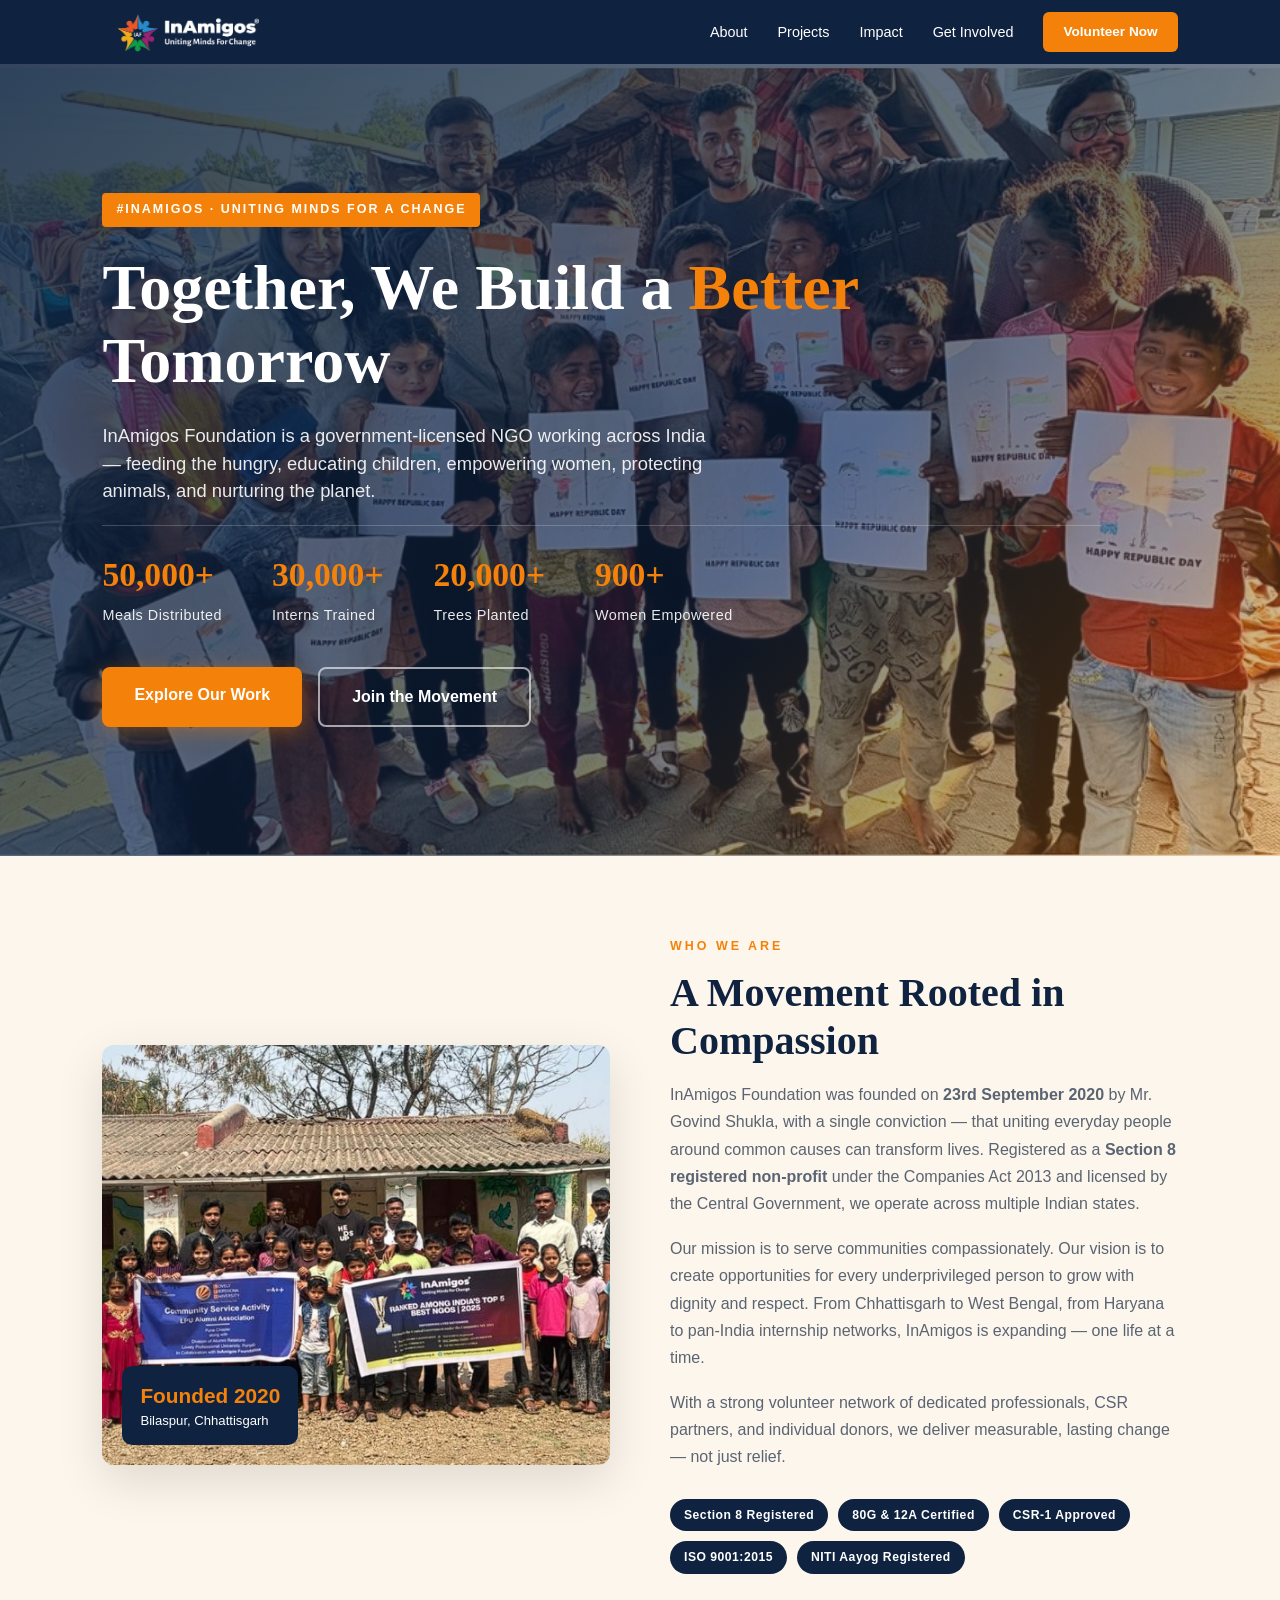
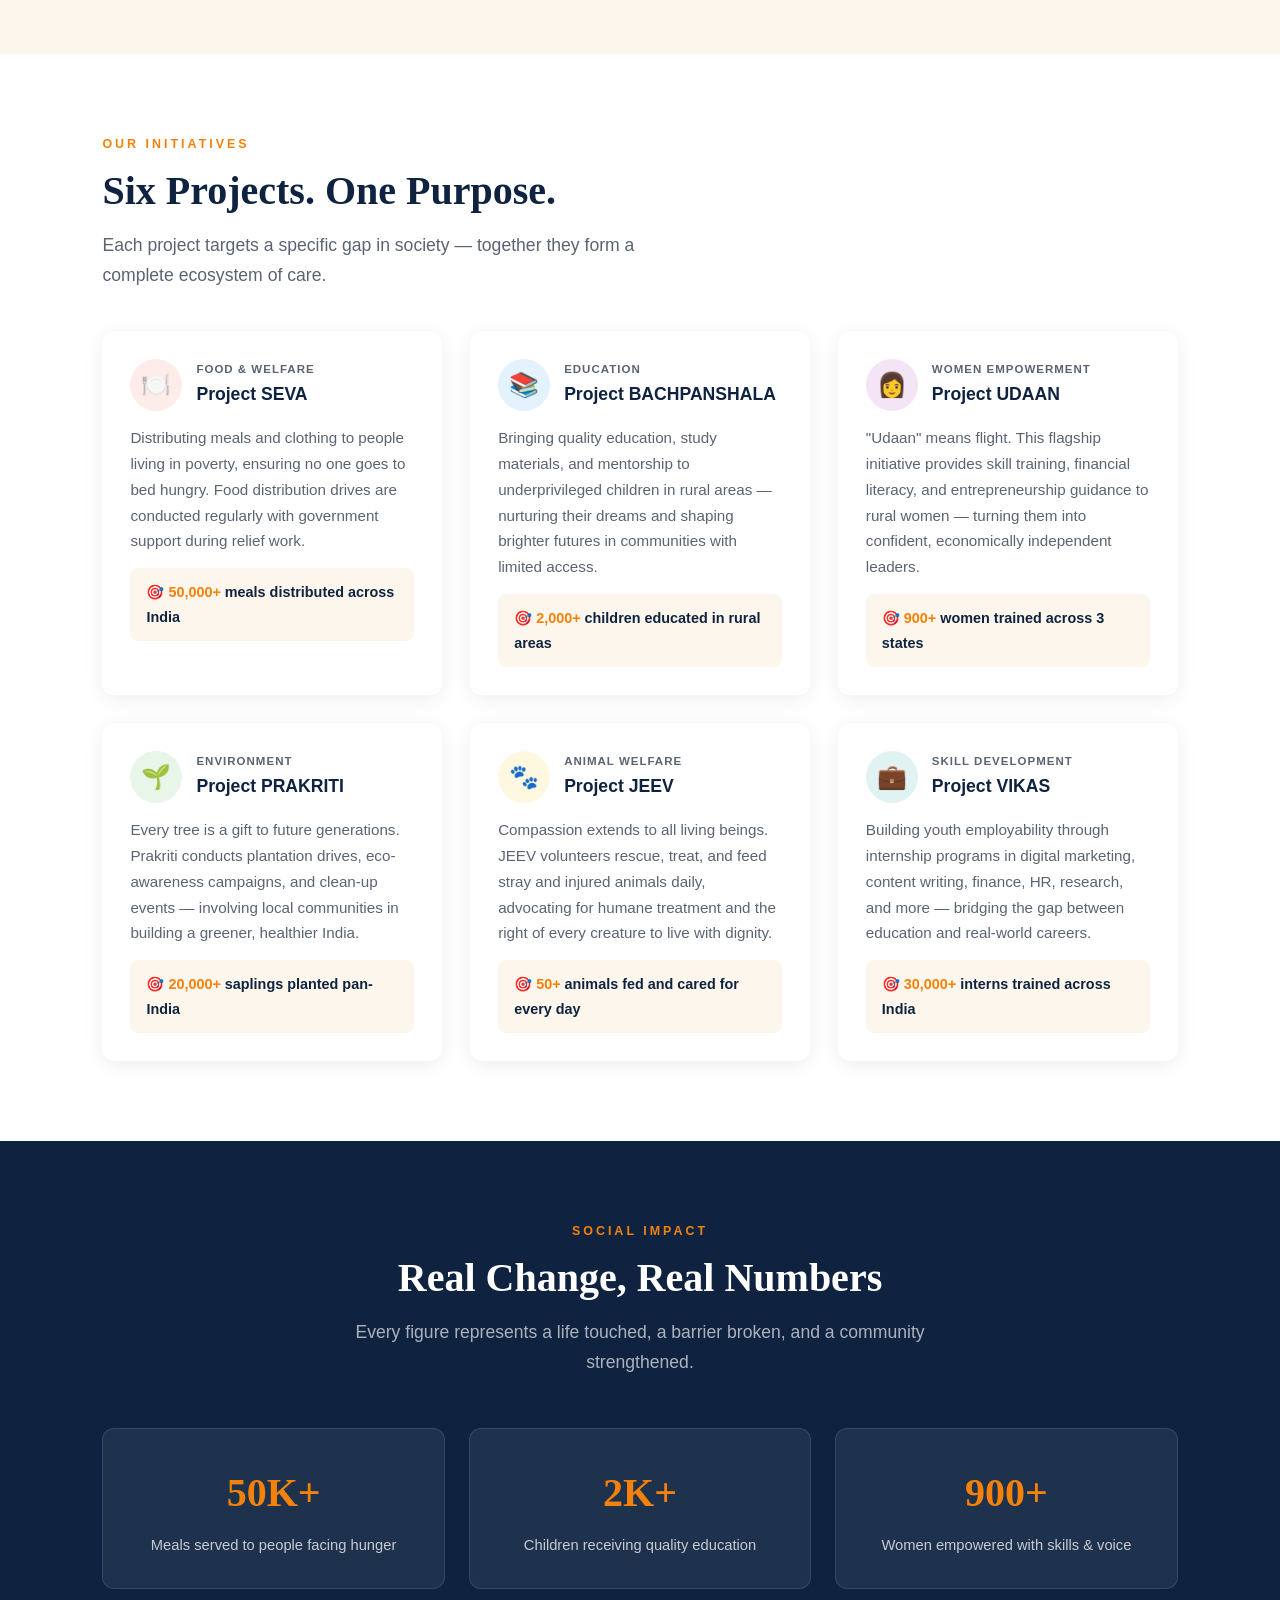
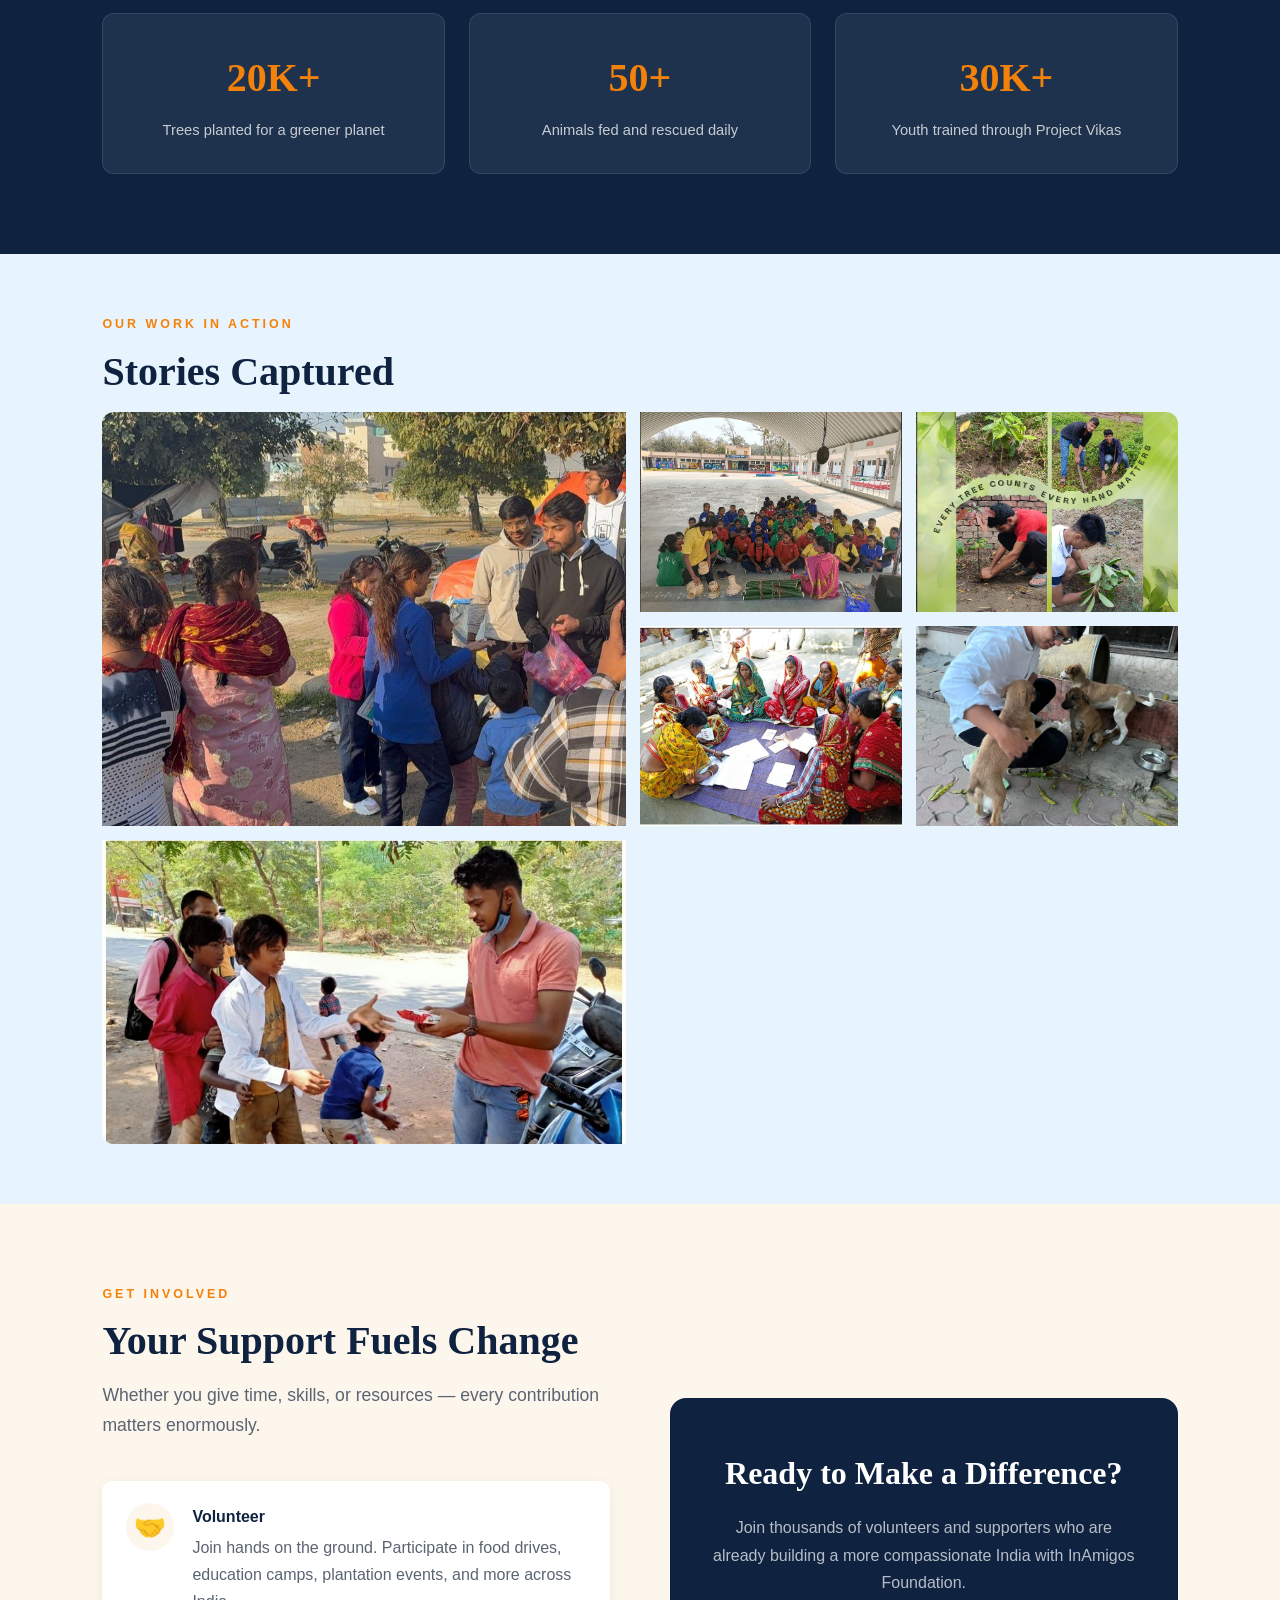
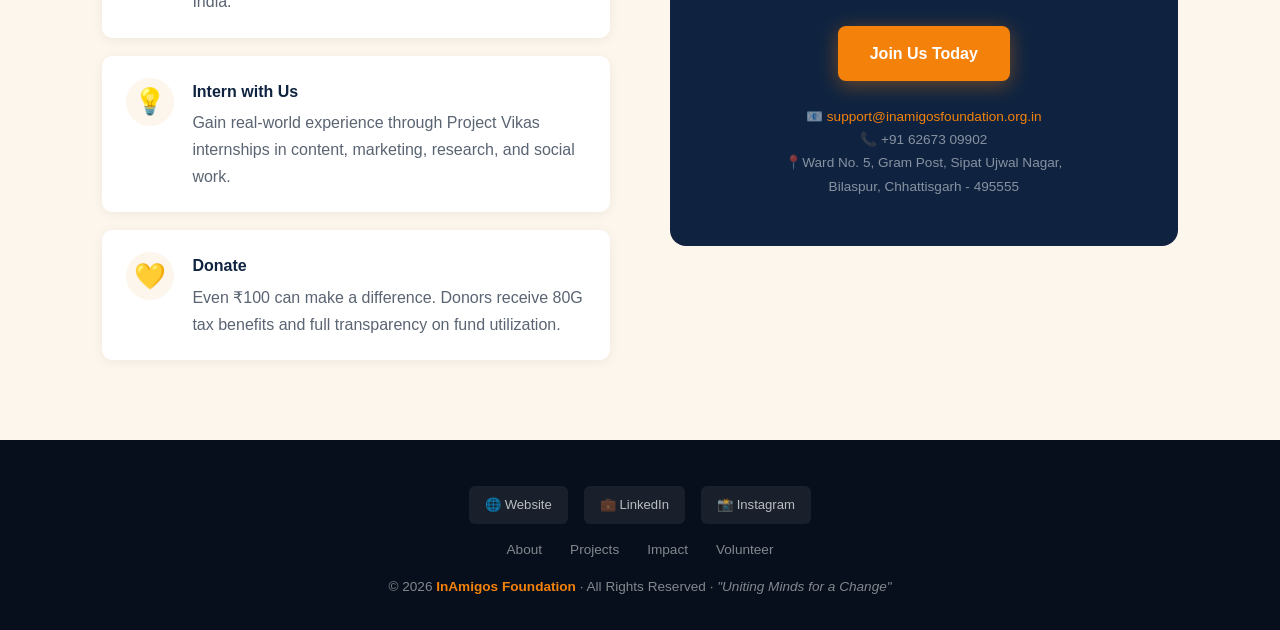
<file: index.html>
<!DOCTYPE html>
<html lang="en">
<head>
  <meta charset="UTF-8" />
  <meta name="viewport" content="width=device-width, initial-scale=1.0" />
  <title>InAmigos Foundation — Uniting Minds for a Change</title>
  <link rel="stylesheet" href="Inamigos/awareness.css">
</head>
<body>

<!-- NAVBAR -->
<nav>
  <div class="nav-logo">
    <img src="Inamigos/images/InAmigos_Logo_white.png" alt="InAmigos Foundation Logo" />
  </div>
  <div class="nav-links">
    <a href="#about">About</a>
    <a href="#projects">Projects</a>
    <a href="#impact">Impact</a>
    <a href="#volunteer">Get Involved</a>
  </div>
  <a href="#join-us" class="nav-cta">Volunteer Now</a>
</nav>

<!-- HERO -->
<header class="hero">
  <div class="hero-inner">
    <span class="hero-badge">#InAmigos · Uniting Minds for a Change</span>
    <h1>Together, We Build a <em>Better</em> Tomorrow</h1>
    <p>
      InAmigos Foundation is a government-licensed NGO working across India — feeding the hungry,
      educating children, empowering women, protecting animals, and nurturing the planet.
    </p>
    <div class="hero-stats">
      <div class="stat-item">
        <div class="stat-num">50,000+</div>
        <div class="stat-label">Meals Distributed</div>
      </div>
      <div class="stat-item">
        <div class="stat-num">30,000+</div>
        <div class="stat-label">Interns Trained</div>
      </div>
      <div class="stat-item">
        <div class="stat-num">20,000+</div>
        <div class="stat-label">Trees Planted</div>
      </div>
      <div class="stat-item">
        <div class="stat-num">900+</div>
        <div class="stat-label">Women Empowered</div>
      </div>
    </div>
    <div class="hero-btns">
      <a href="#projects" class="btn-primary">Explore Our Work</a>
      <a href="#volunteer" class="btn-outline">Join the Movement</a>
    </div>
  </div>
</header>

<!-- ABOUT -->
<section id="about">
  <div class="about-grid">
    <div class="about-img-wrap">
      <img src="Inamigos/images/About.png" alt="Volunteers working together" />
      <div class="about-img-badge">
        <strong>Founded 2020</strong>
        Bilaspur, Chhattisgarh
      </div>
    </div>
    <div class="about-text">
      <div class="section-label">Who We Are</div>
      <h2 class="section-title">A Movement Rooted in Compassion</h2>
      <p>
        InAmigos Foundation was founded on <strong>23rd September 2020</strong> by Mr. Govind Shukla,
        with a single conviction — that uniting everyday people around common causes can transform lives.
        Registered as a <strong>Section 8 registered non-profit</strong> under the Companies Act 2013 and licensed
        by the Central Government, we operate across multiple Indian states.
      </p>
      <p>
        Our mission is to serve communities compassionately. Our vision is to create opportunities for
        every underprivileged person to grow with dignity and respect. From Chhattisgarh to West Bengal,
        from Haryana to pan-India internship networks, InAmigos is expanding — one life at a time.
      </p>
      <p>
        With a strong volunteer network of dedicated professionals, CSR partners,
        and individual donors, we deliver measurable, lasting change — not just relief.
      </p>
      <div class="cert-row">
        <span class="cert-pill">Section 8 Registered</span>
        <span class="cert-pill">80G &amp; 12A Certified</span>
        <span class="cert-pill">CSR-1 Approved</span>
        <span class="cert-pill">ISO 9001:2015</span>
        <span class="cert-pill">NITI Aayog Registered</span>
      </div>
    </div>
  </div>
</section>

<!-- PROJECTS -->
<section id="projects">
  <div class="section-label">Our Initiatives</div>
  <h2 class="section-title">Six Projects. One Purpose.</h2>
  <p class="section-sub">Each project targets a specific gap in society — together they form a complete ecosystem of care.</p>

  <div class="projects-grid">

    <div class="proj-card">
      <div class="proj-card-top">
        <div class="proj-icon ic-red">🍽️</div>
        <div>
          <div class="proj-tag">Food &amp; Welfare</div>
          <h3>Project SEVA</h3>
        </div>
      </div>
      <p>Distributing meals and clothing to people living in poverty, ensuring no one goes to bed hungry. Food distribution drives are conducted regularly with government support during relief work.</p>
      <div class="proj-card-stat">🎯 <span>50,000+</span> meals distributed across India</div>
    </div>

    <div class="proj-card">
      <div class="proj-card-top">
        <div class="proj-icon ic-blue">📚</div>
        <div>
          <div class="proj-tag">Education</div>
          <h3>Project BACHPANSHALA</h3>
        </div>
      </div>
      <p>Bringing quality education, study materials, and mentorship to underprivileged children in rural areas — nurturing their dreams and shaping brighter futures in communities with limited access.</p>
      <div class="proj-card-stat">🎯 <span>2,000+</span> children educated in rural areas</div>
    </div>

    <div class="proj-card">
      <div class="proj-card-top">
        <div class="proj-icon ic-purple">👩</div>
        <div>
          <div class="proj-tag">Women Empowerment</div>
          <h3>Project UDAAN</h3>
        </div>
      </div>
      <p>"Udaan" means flight. This flagship initiative provides skill training, financial literacy, and entrepreneurship guidance to rural women — turning them into confident, economically independent leaders.</p>
      <div class="proj-card-stat">🎯 <span>900+</span> women trained across 3 states</div>
    </div>

    <div class="proj-card">
      <div class="proj-card-top">
        <div class="proj-icon ic-green">🌱</div>
        <div>
          <div class="proj-tag">Environment</div>
          <h3>Project PRAKRITI</h3>
        </div>
      </div>
      <p>Every tree is a gift to future generations. Prakriti conducts plantation drives, eco-awareness campaigns, and clean-up events — involving local communities in building a greener, healthier India.</p>
      <div class="proj-card-stat">🎯 <span>20,000+</span> saplings planted pan-India</div>
    </div>

    <div class="proj-card">
      <div class="proj-card-top">
        <div class="proj-icon ic-amber">🐾</div>
        <div>
          <div class="proj-tag">Animal Welfare</div>
          <h3>Project JEEV</h3>
        </div>
      </div>
      <p>Compassion extends to all living beings. JEEV volunteers rescue, treat, and feed stray and injured animals daily, advocating for humane treatment and the right of every creature to live with dignity.</p>
      <div class="proj-card-stat">🎯 <span>50+</span> animals fed and cared for every day</div>
    </div>

    <div class="proj-card">
      <div class="proj-card-top">
        <div class="proj-icon ic-teal">💼</div>
        <div>
          <div class="proj-tag">Skill Development</div>
          <h3>Project VIKAS</h3>
        </div>
      </div>
      <p>Building youth employability through internship programs in digital marketing, content writing, finance, HR, research, and more — bridging the gap between education and real-world careers.</p>
      <div class="proj-card-stat">🎯 <span>30,000+</span> interns trained across India</div>
    </div>

  </div>
</section>

<!-- IMPACT -->
<section id="impact">
  <div class="section-label">Social Impact</div>
  <h2 class="section-title">Real Change, Real Numbers</h2>
  <p class="section-sub">Every figure represents a life touched, a barrier broken, and a community strengthened.</p>
  <div class="impact-grid">
    <div class="impact-card">
      <span class="impact-num">50K+</span>
      <div class="impact-desc">Meals served to people facing hunger</div>
    </div>
    <div class="impact-card">
      <span class="impact-num">2K+</span>
      <div class="impact-desc">Children receiving quality education</div>
    </div>
    <div class="impact-card">
      <span class="impact-num">900+</span>
      <div class="impact-desc">Women empowered with skills &amp; voice</div>
    </div>
    <div class="impact-card">
      <span class="impact-num">20K+</span>
      <div class="impact-desc">Trees planted for a greener planet</div>
    </div>
    <div class="impact-card">
      <span class="impact-num">50+</span>
      <div class="impact-desc">Animals fed and rescued daily</div>
    </div>
    <div class="impact-card">
      <span class="impact-num">30K+</span>
      <div class="impact-desc">Youth trained through Project Vikas</div>
    </div>
  </div>
</section>

<!-- GALLERY -->
<section id="gallery">
  <div class="section-label">Our Work in Action</div>
  <h2 class="section-title">Stories Captured</h2>
  <div class="gallery-grid">
    <div class="gallery-wrap g1">
      <img src="Inamigos/images/gallery6.jpg" alt="Community food distribution" />
    </div>
    <div class="gallery-wrap">
      <img src="Inamigos/images/bachpanshala.png" alt="Children education session" />
    </div>
    <div class="gallery-wrap">
      <img src="Inamigos/images/Prakriti.png" alt="Tree plantation drive" />
    </div>
    <div class="gallery-wrap">
      <img src="Inamigos/images/udaan2.png" alt="Women empowerment workshop" />
    </div>
    <div class="gallery-wrap">
      <img src="Inamigos/images/jeev.jpg" alt="Youth skill development" />
    </div>
     <div class="gallery-wrap">
      <img src="Inamigos/images/gallery7.jpg" alt="Food distribution" />
    </div>
  </div>
</section>

<!-- VOLUNTEER / CTA -->
<section id="volunteer">
  <div class="vol-grid">
    <div>
      <div class="section-label">Get Involved</div>
      <h2 class="section-title">Your Support Fuels Change</h2>
      <p class="section-sub">Whether you give time, skills, or resources — every contribution matters enormously.</p>
      <div class="vol-cards">
        <div class="vol-card">
          <div class="vol-icon">🤝</div>
          <div>
            <h4>Volunteer</h4>
            <p>Join hands on the ground. Participate in food drives, education camps, plantation events, and more across India.</p>
          </div>
        </div>
        <div class="vol-card">
          <div class="vol-icon">💡</div>
          <div>
            <h4>Intern with Us</h4>
            <p>Gain real-world experience through Project Vikas internships in content, marketing, research, and social work.</p>
          </div>
        </div>
        <div class="vol-card">
          <div class="vol-icon">💛</div>
          <div>
            <h4>Donate</h4>
            <p>Even ₹100 can make a difference. Donors receive 80G tax benefits and full transparency on fund utilization.</p>
          </div>
        </div>
      </div>
    </div>
    <div class="cta-box" id="join-us">
    <h2>Ready to Make a Difference?</h2>
    <p>
        Join thousands of volunteers and supporters who are already
        building a more compassionate India with InAmigos Foundation.
    </p>
    <a href="https://inamigosfoundation.org.in" target="_blank" class="btn-primary">
        Join Us Today
    </a>
    <div class="contact-info">
        📧 <a href="mailto:support@inamigosfoundation.org.in">
            support@inamigosfoundation.org.in
        </a><br>
        📞 +91 62673 09902<br>
        📍Ward No. 5, Gram Post, Sipat Ujwal Nagar,<br> Bilaspur, Chhattisgarh - 495555
    </div>
    </div>
  </div>
</section>

<!-- FOOTER -->
<footer>
  <div class="social-row">
    <a href="https://inamigosfoundation.org.in" target="_blank" class="social-btn">🌐 Website</a>
    <a href="https://in.linkedin.com/company/inamigos-foundation" target="_blank" class="social-btn">💼 LinkedIn</a>
    <a href="https://www.instagram.com/inamigos/" target="_blank" class="social-btn">📸 Instagram</a>
  </div>
   <div class="footer-links">
    <a href="#about">About</a>
    <a href="#projects">Projects</a>
    <a href="#impact">Impact</a>
    <a href="#volunteer">Volunteer</a>
  </div>
  <p>© 2026 <strong>InAmigos Foundation</strong> · All Rights Reserved · <em>"Uniting Minds for a Change"</em></p>
</footer>
</body>
</html>
</file>
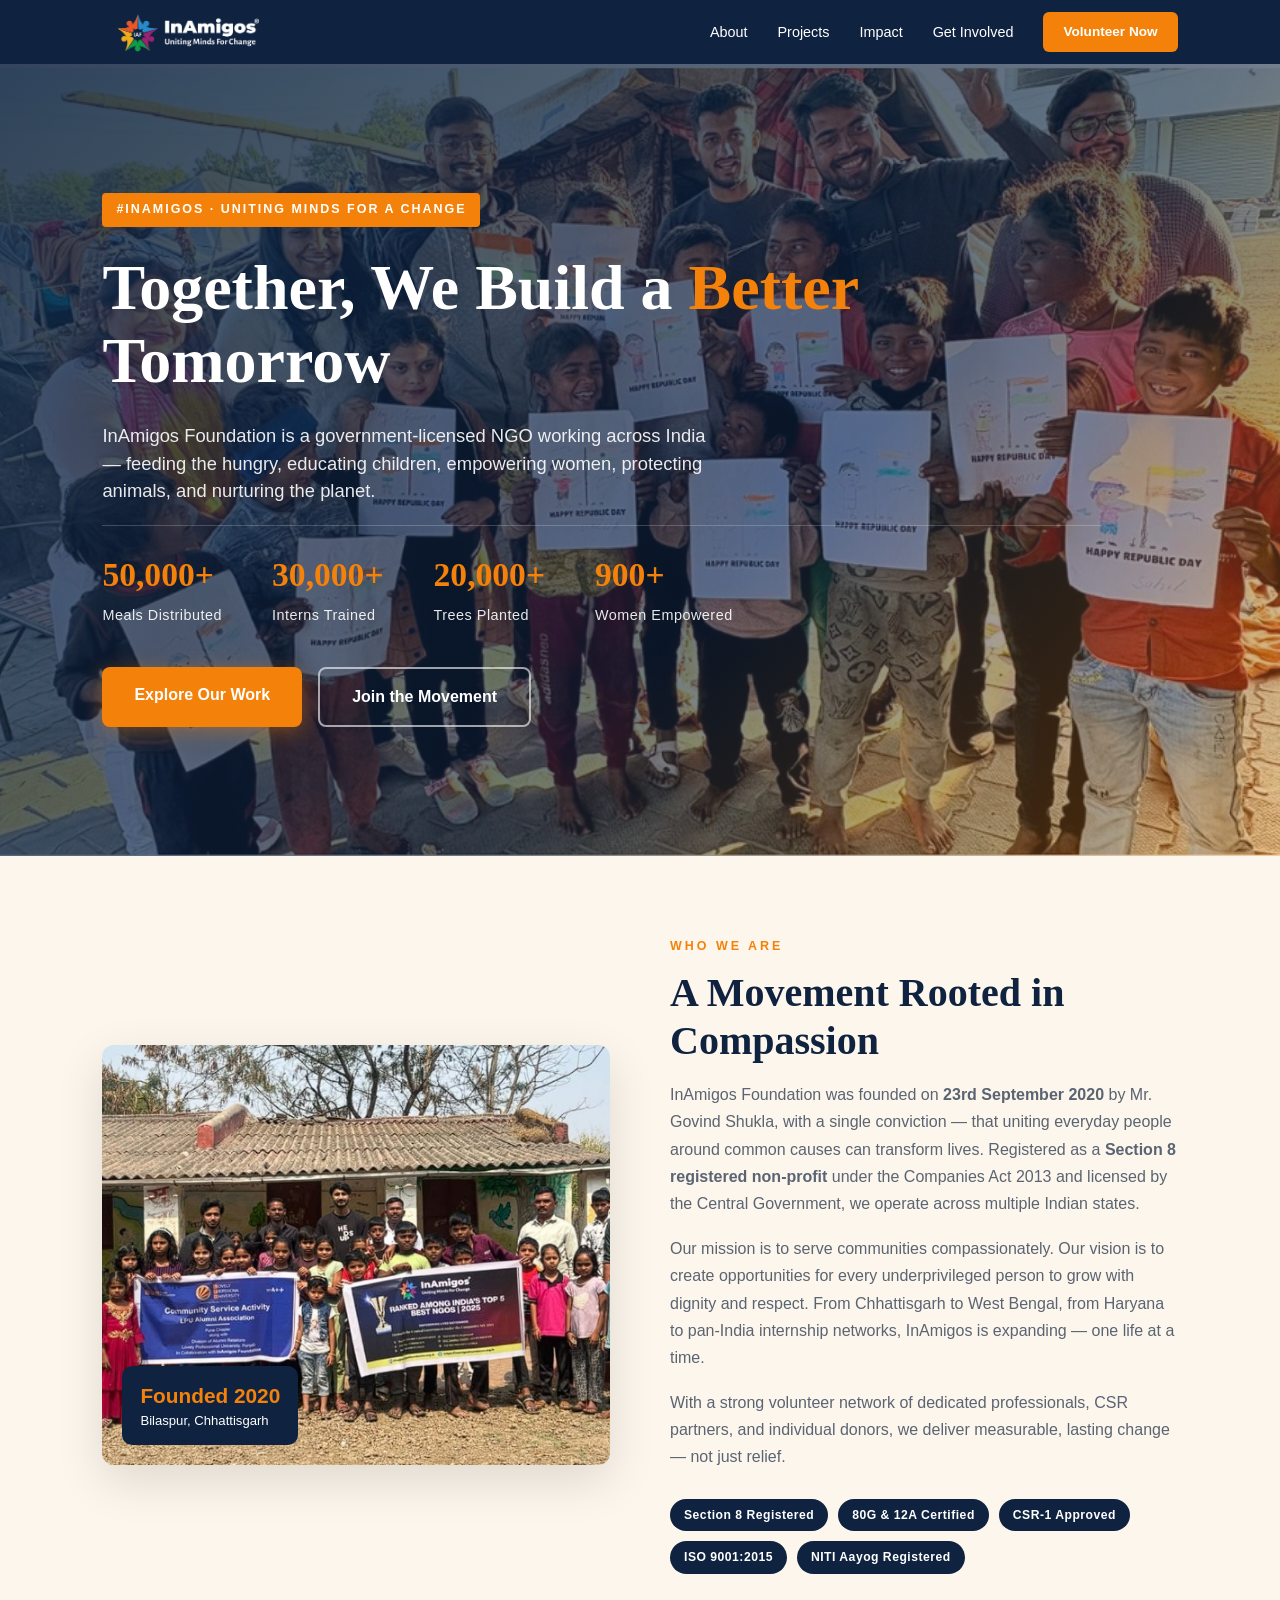
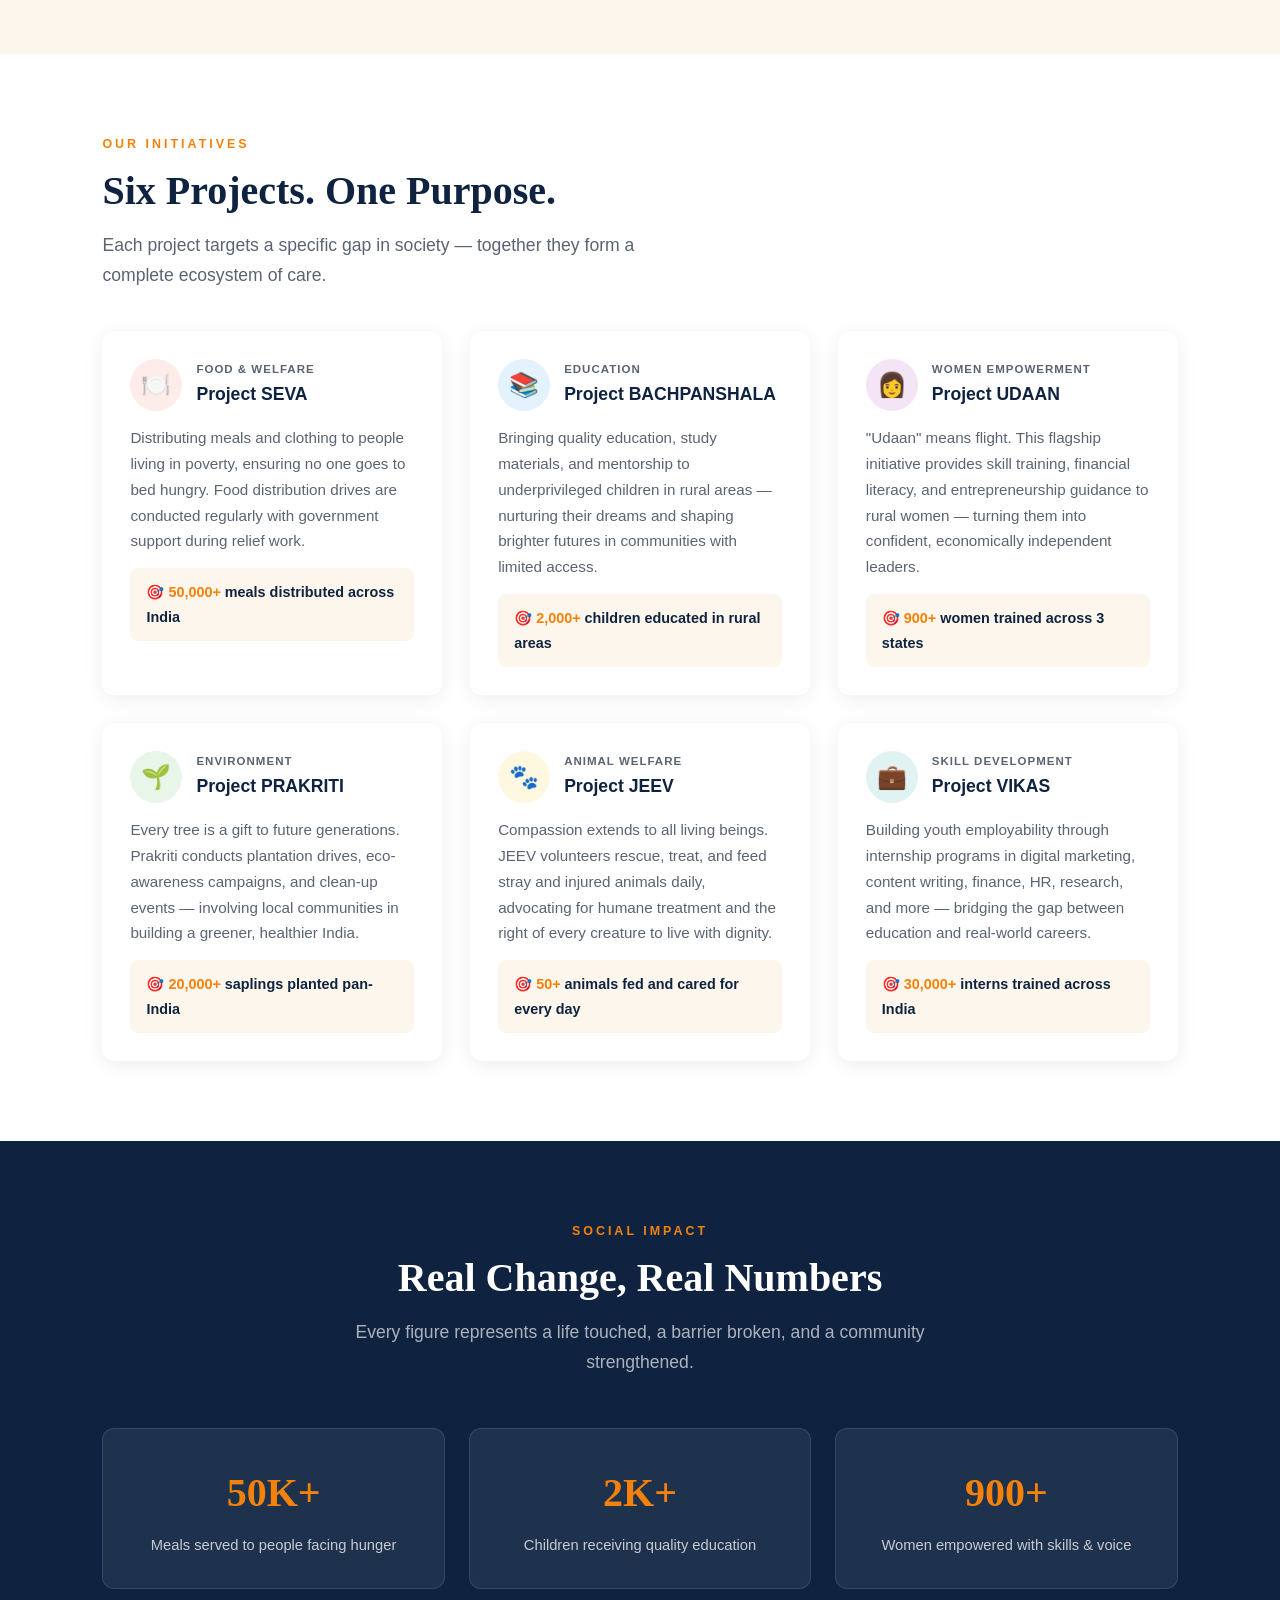
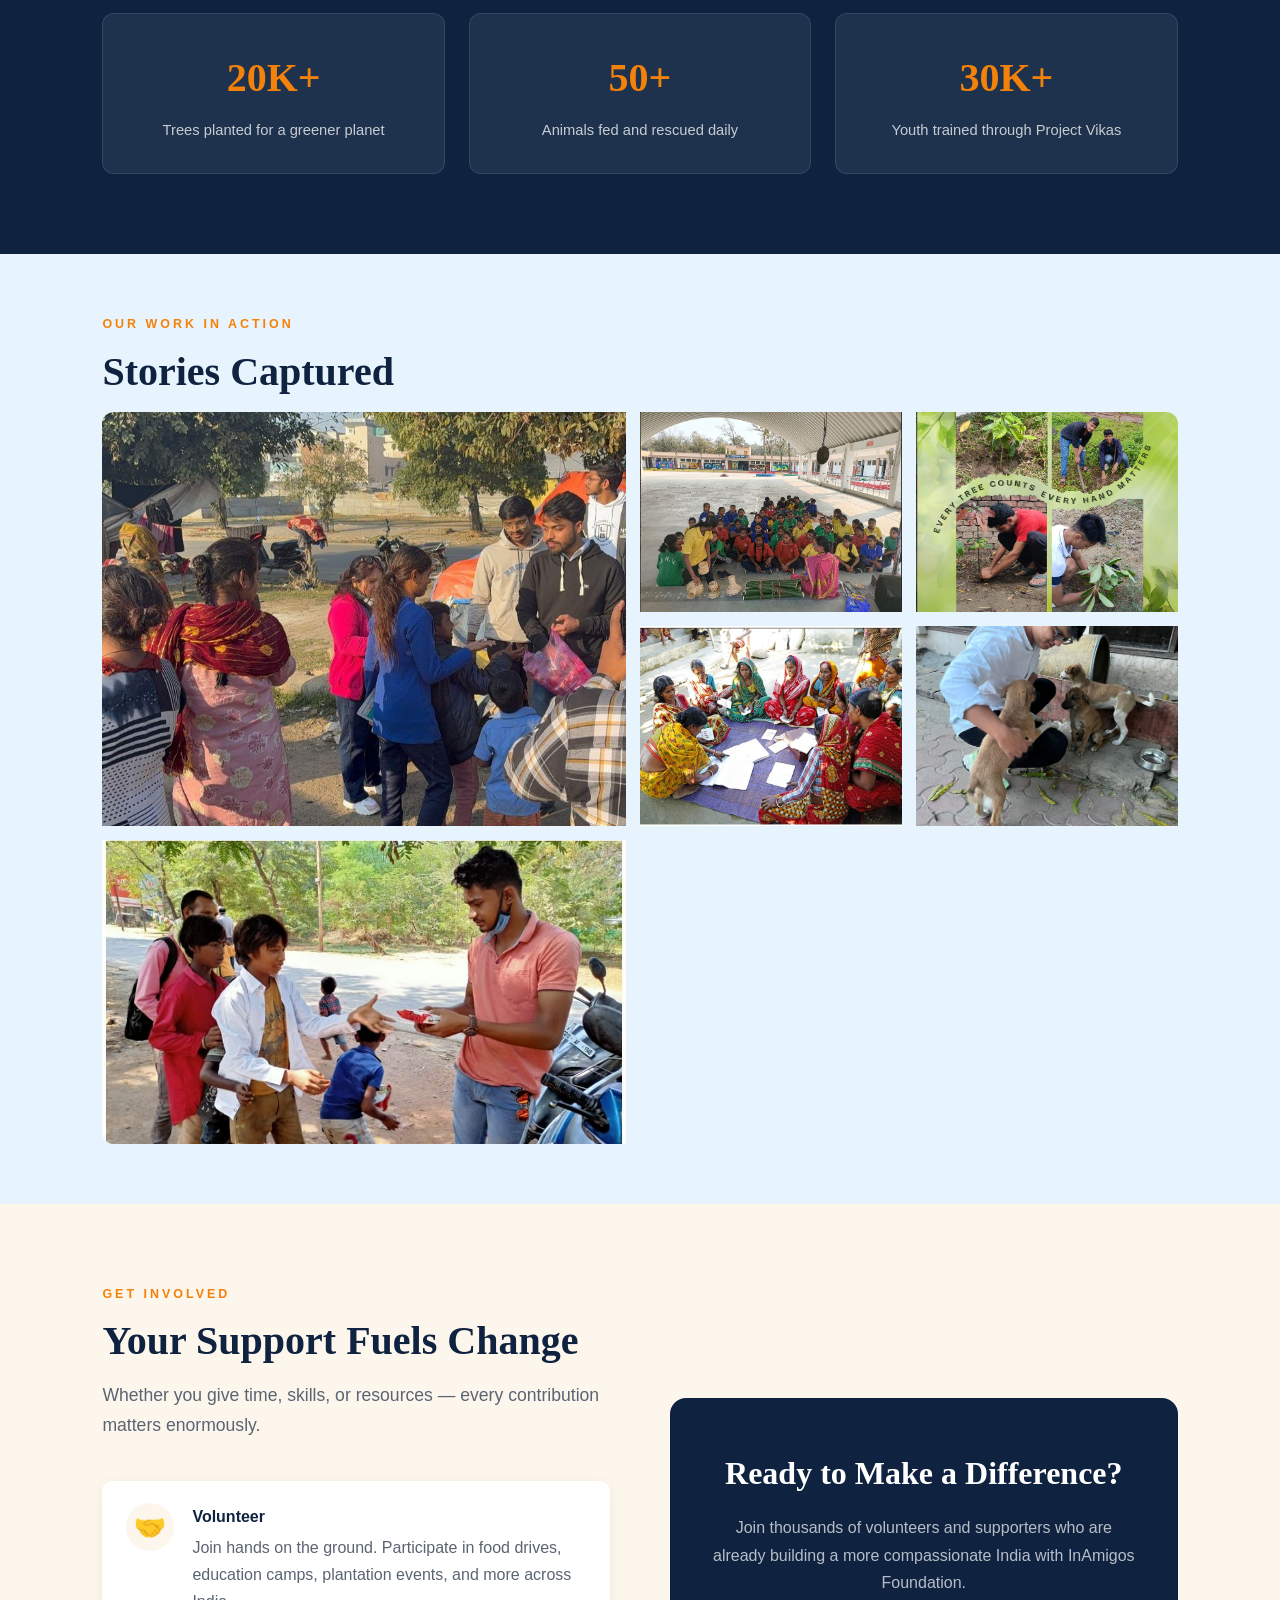
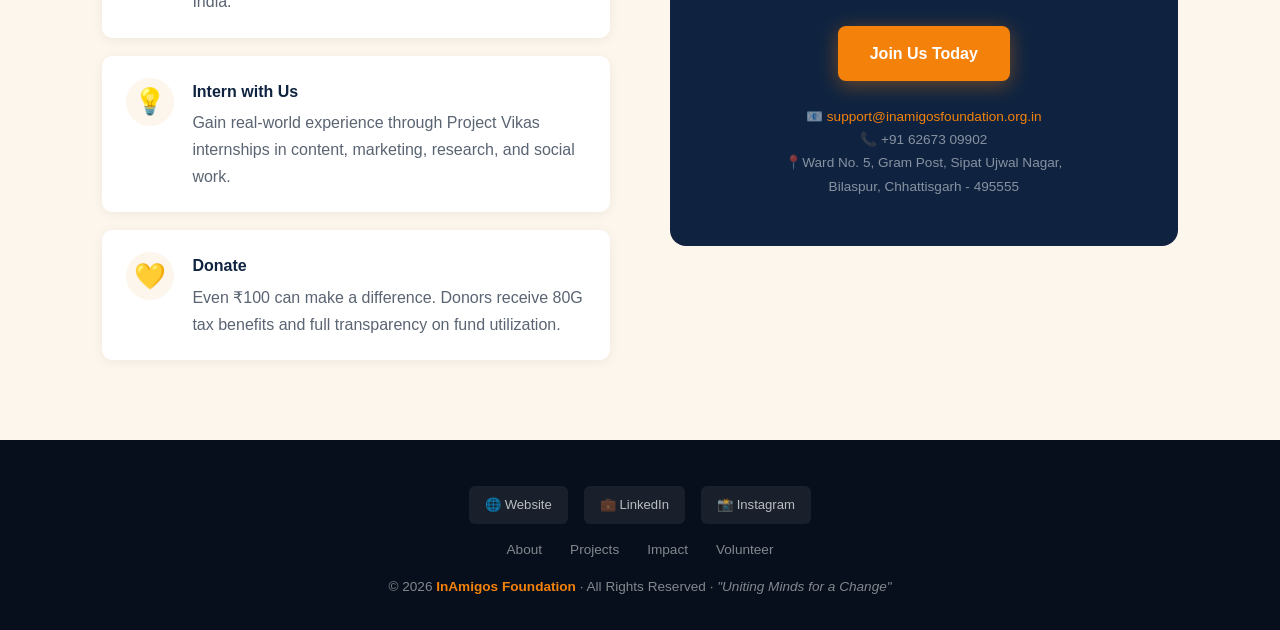
<file: Inamigos/NGO Awareness.html>
<!DOCTYPE html>
<html lang="en">
<head>
  <meta charset="UTF-8" />
  <meta name="viewport" content="width=device-width, initial-scale=1.0" />
  <title>InAmigos Foundation — Uniting Minds for a Change</title>
  <link rel="stylesheet" href="awareness.css">
</head>
<body>

<!-- NAVBAR -->
<nav>
  <div class="nav-logo">
    <img src="images/InAmigos_Logo_white.png" alt="InAmigos Foundation Logo" />
  </div>
  <div class="nav-links">
    <a href="#about">About</a>
    <a href="#projects">Projects</a>
    <a href="#impact">Impact</a>
    <a href="#volunteer">Get Involved</a>
  </div>
  <a href="#join-us" class="nav-cta">Volunteer Now</a>
</nav>

<!-- HERO -->
<header class="hero">
  <div class="hero-inner">
    <span class="hero-badge">#InAmigos · Uniting Minds for a Change</span>
    <h1>Together, We Build a <em>Better</em> Tomorrow</h1>
    <p>
      InAmigos Foundation is a government-licensed NGO working across India — feeding the hungry,
      educating children, empowering women, protecting animals, and nurturing the planet.
    </p>
    <div class="hero-stats">
      <div class="stat-item">
        <div class="stat-num">50,000+</div>
        <div class="stat-label">Meals Distributed</div>
      </div>
      <div class="stat-item">
        <div class="stat-num">30,000+</div>
        <div class="stat-label">Interns Trained</div>
      </div>
      <div class="stat-item">
        <div class="stat-num">20,000+</div>
        <div class="stat-label">Trees Planted</div>
      </div>
      <div class="stat-item">
        <div class="stat-num">900+</div>
        <div class="stat-label">Women Empowered</div>
      </div>
    </div>
    <div class="hero-btns">
      <a href="#projects" class="btn-primary">Explore Our Work</a>
      <a href="#volunteer" class="btn-outline">Join the Movement</a>
    </div>
  </div>
</header>

<!-- ABOUT -->
<section id="about">
  <div class="about-grid">
    <div class="about-img-wrap">
      <img src="images/About.png" alt="Volunteers working together" />
      <div class="about-img-badge">
        <strong>Founded 2020</strong>
        Bilaspur, Chhattisgarh
      </div>
    </div>
    <div class="about-text">
      <div class="section-label">Who We Are</div>
      <h2 class="section-title">A Movement Rooted in Compassion</h2>
      <p>
        InAmigos Foundation was founded on <strong>23rd September 2020</strong> by Mr. Govind Shukla,
        with a single conviction — that uniting everyday people around common causes can transform lives.
        Registered as a <strong>Section 8 registered non-profit</strong> under the Companies Act 2013 and licensed
        by the Central Government, we operate across multiple Indian states.
      </p>
      <p>
        Our mission is to serve communities compassionately. Our vision is to create opportunities for
        every underprivileged person to grow with dignity and respect. From Chhattisgarh to West Bengal,
        from Haryana to pan-India internship networks, InAmigos is expanding — one life at a time.
      </p>
      <p>
        With a strong volunteer network of dedicated professionals, CSR partners,
        and individual donors, we deliver measurable, lasting change — not just relief.
      </p>
      <div class="cert-row">
        <span class="cert-pill">Section 8 Registered</span>
        <span class="cert-pill">80G &amp; 12A Certified</span>
        <span class="cert-pill">CSR-1 Approved</span>
        <span class="cert-pill">ISO 9001:2015</span>
        <span class="cert-pill">NITI Aayog Registered</span>
      </div>
    </div>
  </div>
</section>

<!-- PROJECTS -->
<section id="projects">
  <div class="section-label">Our Initiatives</div>
  <h2 class="section-title">Six Projects. One Purpose.</h2>
  <p class="section-sub">Each project targets a specific gap in society — together they form a complete ecosystem of care.</p>

  <div class="projects-grid">

    <div class="proj-card">
      <div class="proj-card-top">
        <div class="proj-icon ic-red">🍽️</div>
        <div>
          <div class="proj-tag">Food &amp; Welfare</div>
          <h3>Project SEVA</h3>
        </div>
      </div>
      <p>Distributing meals and clothing to people living in poverty, ensuring no one goes to bed hungry. Food distribution drives are conducted regularly with government support during relief work.</p>
      <div class="proj-card-stat">🎯 <span>50,000+</span> meals distributed across India</div>
    </div>

    <div class="proj-card">
      <div class="proj-card-top">
        <div class="proj-icon ic-blue">📚</div>
        <div>
          <div class="proj-tag">Education</div>
          <h3>Project BACHPANSHALA</h3>
        </div>
      </div>
      <p>Bringing quality education, study materials, and mentorship to underprivileged children in rural areas — nurturing their dreams and shaping brighter futures in communities with limited access.</p>
      <div class="proj-card-stat">🎯 <span>2,000+</span> children educated in rural areas</div>
    </div>

    <div class="proj-card">
      <div class="proj-card-top">
        <div class="proj-icon ic-purple">👩</div>
        <div>
          <div class="proj-tag">Women Empowerment</div>
          <h3>Project UDAAN</h3>
        </div>
      </div>
      <p>"Udaan" means flight. This flagship initiative provides skill training, financial literacy, and entrepreneurship guidance to rural women — turning them into confident, economically independent leaders.</p>
      <div class="proj-card-stat">🎯 <span>900+</span> women trained across 3 states</div>
    </div>

    <div class="proj-card">
      <div class="proj-card-top">
        <div class="proj-icon ic-green">🌱</div>
        <div>
          <div class="proj-tag">Environment</div>
          <h3>Project PRAKRITI</h3>
        </div>
      </div>
      <p>Every tree is a gift to future generations. Prakriti conducts plantation drives, eco-awareness campaigns, and clean-up events — involving local communities in building a greener, healthier India.</p>
      <div class="proj-card-stat">🎯 <span>20,000+</span> saplings planted pan-India</div>
    </div>

    <div class="proj-card">
      <div class="proj-card-top">
        <div class="proj-icon ic-amber">🐾</div>
        <div>
          <div class="proj-tag">Animal Welfare</div>
          <h3>Project JEEV</h3>
        </div>
      </div>
      <p>Compassion extends to all living beings. JEEV volunteers rescue, treat, and feed stray and injured animals daily, advocating for humane treatment and the right of every creature to live with dignity.</p>
      <div class="proj-card-stat">🎯 <span>50+</span> animals fed and cared for every day</div>
    </div>

    <div class="proj-card">
      <div class="proj-card-top">
        <div class="proj-icon ic-teal">💼</div>
        <div>
          <div class="proj-tag">Skill Development</div>
          <h3>Project VIKAS</h3>
        </div>
      </div>
      <p>Building youth employability through internship programs in digital marketing, content writing, finance, HR, research, and more — bridging the gap between education and real-world careers.</p>
      <div class="proj-card-stat">🎯 <span>30,000+</span> interns trained across India</div>
    </div>

  </div>
</section>

<!-- IMPACT -->
<section id="impact">
  <div class="section-label">Social Impact</div>
  <h2 class="section-title">Real Change, Real Numbers</h2>
  <p class="section-sub">Every figure represents a life touched, a barrier broken, and a community strengthened.</p>
  <div class="impact-grid">
    <div class="impact-card">
      <span class="impact-num">50K+</span>
      <div class="impact-desc">Meals served to people facing hunger</div>
    </div>
    <div class="impact-card">
      <span class="impact-num">2K+</span>
      <div class="impact-desc">Children receiving quality education</div>
    </div>
    <div class="impact-card">
      <span class="impact-num">900+</span>
      <div class="impact-desc">Women empowered with skills &amp; voice</div>
    </div>
    <div class="impact-card">
      <span class="impact-num">20K+</span>
      <div class="impact-desc">Trees planted for a greener planet</div>
    </div>
    <div class="impact-card">
      <span class="impact-num">50+</span>
      <div class="impact-desc">Animals fed and rescued daily</div>
    </div>
    <div class="impact-card">
      <span class="impact-num">30K+</span>
      <div class="impact-desc">Youth trained through Project Vikas</div>
    </div>
  </div>
</section>

<!-- GALLERY -->
<section id="gallery">
  <div class="section-label">Our Work in Action</div>
  <h2 class="section-title">Stories Captured</h2>
  <div class="gallery-grid">
    <div class="gallery-wrap g1">
      <img src="images/gallery6.jpg" alt="Community food distribution" />
    </div>
    <div class="gallery-wrap">
      <img src="images/bachpanshala.png" alt="Children education session" />
    </div>
    <div class="gallery-wrap">
      <img src="images/Prakriti.png" alt="Tree plantation drive" />
    </div>
    <div class="gallery-wrap">
      <img src="images/udaan2.png" alt="Women empowerment workshop" />
    </div>
    <div class="gallery-wrap">
      <img src="images/jeev.jpg" alt="Youth skill development" />
    </div>
     <div class="gallery-wrap">
      <img src="images/gallery7.jpg" alt="Food distribution" />
    </div>
  </div>
</section>

<!-- VOLUNTEER / CTA -->
<section id="volunteer">
  <div class="vol-grid">
    <div>
      <div class="section-label">Get Involved</div>
      <h2 class="section-title">Your Support Fuels Change</h2>
      <p class="section-sub">Whether you give time, skills, or resources — every contribution matters enormously.</p>
      <div class="vol-cards">
        <div class="vol-card">
          <div class="vol-icon">🤝</div>
          <div>
            <h4>Volunteer</h4>
            <p>Join hands on the ground. Participate in food drives, education camps, plantation events, and more across India.</p>
          </div>
        </div>
        <div class="vol-card">
          <div class="vol-icon">💡</div>
          <div>
            <h4>Intern with Us</h4>
            <p>Gain real-world experience through Project Vikas internships in content, marketing, research, and social work.</p>
          </div>
        </div>
        <div class="vol-card">
          <div class="vol-icon">💛</div>
          <div>
            <h4>Donate</h4>
            <p>Even ₹100 can make a difference. Donors receive 80G tax benefits and full transparency on fund utilization.</p>
          </div>
        </div>
      </div>
    </div>
    <div class="cta-box" id="join-us">
    <h2>Ready to Make a Difference?</h2>
    <p>
        Join thousands of volunteers and supporters who are already
        building a more compassionate India with InAmigos Foundation.
    </p>
    <a href="https://inamigosfoundation.org.in" target="_blank" class="btn-primary">
        Join Us Today
    </a>
    <div class="contact-info">
        📧 <a href="mailto:support@inamigosfoundation.org.in">
            support@inamigosfoundation.org.in
        </a><br>
        📞 +91 62673 09902<br>
        📍Ward No. 5, Gram Post, Sipat Ujwal Nagar,<br> Bilaspur, Chhattisgarh - 495555
    </div>
    </div>
  </div>
</section>

<!-- FOOTER -->
<footer>
  <div class="social-row">
    <a href="https://inamigosfoundation.org.in" target="_blank" class="social-btn">🌐 Website</a>
    <a href="https://in.linkedin.com/company/inamigos-foundation" target="_blank" class="social-btn">💼 LinkedIn</a>
    <a href="https://www.instagram.com/inamigos/" target="_blank" class="social-btn">📸 Instagram</a>
  </div>
   <div class="footer-links">
    <a href="#about">About</a>
    <a href="#projects">Projects</a>
    <a href="#impact">Impact</a>
    <a href="#volunteer">Volunteer</a>
  </div>
  <p>© 2026 <strong>InAmigos Foundation</strong> · All Rights Reserved · <em>"Uniting Minds for a Change"</em></p>
</footer>
</body>
</html>
</file>
<file: Inamigos/awareness.css>
:root {
      --saffron:   #F4820A;
      --deep:      #0F2340;
      --leaf:      #2E7D32;
      --sky:       #E8F4FD;
      --sand:      #FDF6EC;
      --white:     #FFFFFF;
      --text:      #1A1A2E;
      --muted:     #5A6472;
      --card-bg:   #FFFFFF;
      --radius:    12px;
    }
    *, *::before, *::after { box-sizing: border-box; margin: 0; padding: 0; }
    html { scroll-behavior: smooth; }
    body {
      font-family: 'DM Sans', sans-serif;
      color: var(--text);
      background: var(--white);
      line-height: 1.7;
    }
    img { display: block; width: 100%; object-fit: cover; }
    a { text-decoration: none; color: inherit; }

    /* ── NAVBAR ─────────────────────────────────────────── */
    nav {
      position: sticky;
      top: 0;
      z-index: 100;
      display: flex;
      justify-content: space-between;
      align-items: center;
      padding: 15px 8%;
      height: 64px;
      background: var(--deep);
      color: var(--white);
    }
    .nav-logo {
      font-family: 'Playfair Display', serif;
      font-size: 1.3rem;
      letter-spacing: .5px;
      margin-right:auto;
    }
    .nav-logo img{
    height:55px;
    width: auto;
    display: block;
}
    .nav-logo span { color: var(--saffron); }
    .nav-links { display: flex; gap: 30px; font-size: .9rem; font-weight: 500; margin-right: 30px; }
    .nav-links a:hover { color: var(--saffron); transition: color .2s; }
    .nav-cta {
      background: var(--saffron);
      color: var(--white);
      padding: 8px 20px;
      border-radius: 6px;
      font-weight: 600;
      font-size: .85rem;
      transition: opacity .2s;
    }
    .nav-cta:hover { opacity: .85; }

    /* ── HERO ───────────────────────────────────────────── */
    .hero {
      min-height: 88vh;
      background:
        linear-gradient(135deg, rgba(15,35,64,.85) 0%, rgba(15,35,64,.6) 60%, rgba(244,130,10,.35) 100%),
        url('images/Hero.png') center/cover no-repeat;
      display: flex;
      align-items: center;
      padding: 0 8%;
      color: var(--white);
    }
    .hero-inner { max-width: 1000px; }
    .hero-badge {
      display: inline-block;
      background: var(--saffron);
      color: var(--white);
      font-size: .78rem;
      font-weight: 600;
      letter-spacing: 2px;
      text-transform: uppercase;
      padding: 6px 14px;
      border-radius: 4px;
      margin-bottom: 24px;
    }
    .hero h1 {
      font-family: 'Playfair Display', serif;
      font-size: clamp(3rem, 5vw, 4rem);
      line-height: 1.15;
      margin-bottom: 24px;
    }
    .hero h1 em { color: var(--saffron); font-style: normal; }
    .hero p{
    font-size: 1.15rem;
    line-height: 1.5;
    color: rgba(255,255,255,0.9);
    max-width: 620px;
    margin-bottom: 20px;
}
    .hero-stats {
      display: flex;
      gap: 50px;
      flex-wrap: wrap;
      margin-bottom: 40px;
      padding-top: 20px;
      border-top: 1px solid rgba(255,255,255,.2);
    }
    .stat-item { text-align: left; }
    .stat-num {
      font-family: 'Playfair Display', serif;
      font-size: 2.1rem;
      font-weight: 900;
      color: var(--saffron);
    }
    .stat-label { font-size: .9rem; color: rgba(255,255,255,.9); letter-spacing: .5px; }
    .hero-btns { display: flex; gap: 16px; flex-wrap: wrap; }
    .btn-primary {
      background: var(--saffron);
      color: var(--white);
      padding: 14px 32px;
      border-radius: 8px;
      font-weight: 600;
      font-size: 1rem;
      transition: transform .2s, box-shadow .2s;
      box-shadow: 0 4px 20px rgba(244,130,10,.4);
    }
    .btn-primary:hover { transform: translateY(-2px); box-shadow: 0 6px 28px rgba(244,130,10,.5); }
    .btn-outline {
      border: 2px solid rgba(255,255,255,.6);
      color: var(--white);
      padding: 14px 32px;
      border-radius: 8px;
      font-weight: 600;
      font-size: 1rem;
      transition: background .2s;
    }
    .btn-outline:hover { background: rgba(255,255,255,.1); }

    /* ── SECTION SHARED ─────────────────────────────────── */
    section { padding: 80px 8%; }
    .section-label {
      font-size: .78rem;
      font-weight: 600;
      letter-spacing: 3px;
      text-transform: uppercase;
      color: var(--saffron);
      margin-bottom: 12px;
    }
    .section-title {
      font-family: 'Playfair Display', serif;
      font-size: clamp(1.6rem, 4vw, 2.5rem);
      color: var(--deep);
      line-height: 1.2;
      margin-bottom: 16px;
    }
    .section-sub {
      font-size: 1.1rem;
      color: var(--muted);
      max-width: 600px;
      margin-bottom: 40px;
    }

    /* ── ABOUT ──────────────────────────────────────────── */
    #about { background: var(--sand); }
    .about-grid {
      display: grid;
      grid-template-columns: 1fr 1fr;
      gap: 60px;
      align-items: center;
    }
    .about-img-wrap {
      border-radius: var(--radius);
      overflow: hidden;
      box-shadow: 0 16px 48px rgba(0,0,0,.12);
      position: relative;
    }
    .about-img-wrap img { height: 420px; }
    .about-img-badge {
      position: absolute;
      bottom: 20px;
      left: 20px;
      background: var(--deep);
      color: var(--white);
      padding: 14px 18px;
      border-radius: 10px;
      font-size: .82rem;
      line-height: 1.5;
    }
    .about-img-badge strong { font-size: 1.3rem; color: var(--saffron); display: block; }
    .about-text p { color: var(--muted); margin-bottom: 18px; }
    .cert-row {
      display: flex;
      flex-wrap: wrap;
      gap: 10px;
      margin-top: 28px;
    }
    .cert-pill {
      background: var(--deep);
      color: var(--white);
      font-size: .76rem;
      font-weight: 600;
      padding: 6px 14px;
      border-radius: 20px;
      letter-spacing: .5px;
    }

    /* ── PROJECTS ───────────────────────────────────────── */
    #projects { background: var(--white); }
    .projects-grid {
      display: grid;
      grid-template-columns: repeat(auto-fill, minmax(300px, 1fr));
      gap: 28px;
    }
    .proj-card {
      border-radius: var(--radius);
      overflow: hidden;
      box-shadow: 0 4px 20px rgba(0,0,0,.07);
      transition: transform .25s, box-shadow .25s;
      background: var(--card-bg);
    }
    .proj-card:hover { transform: translateY(-6px); box-shadow: 0 12px 40px rgba(0,0,0,.13); }
    .proj-card-top {
      padding: 28px 28px 0;
      display: flex;
      align-items: center;
      gap: 14px;
    }
    .proj-icon {
      width: 52px;
      height: 52px;
      border-radius: 50%;
      display: flex;
      align-items: center;
      justify-content: center;
      font-size: 1.5rem;
      flex-shrink: 0;
    }
    .proj-card h3 { font-size: 1.1rem; font-weight: 600; color: var(--deep); }
    .proj-tag {
      font-size: .72rem;
      font-weight: 600;
      letter-spacing: 1px;
      text-transform: uppercase;
      color: var(--muted);
    }
    .proj-card p { padding: 14px 28px; color: var(--muted); font-size: .95rem; }
    .proj-card-stat {
      margin: 0 28px 28px;
      background: var(--sand);
      border-radius: 8px;
      padding: 12px 16px;
      font-size: .9rem;
      font-weight: 600;
      color: var(--deep);
    }
    .proj-card-stat span { color: var(--saffron); }

    /* project icon colours */
    .ic-red    { background: #FDECEA; }
    .ic-green  { background: #E8F5E9; }
    .ic-blue   { background: #E3F2FD; }
    .ic-purple { background: #F3E5F5; }
    .ic-amber  { background: #FFF8E1; }
    .ic-teal   { background: #E0F2F1; }

    /* ── IMPACT ─────────────────────────────────────────── */
    #impact {
      background: var(--deep);
      color: var(--white);
      text-align: center;
    }
    #impact .section-title { color: var(--white); }
    #impact .section-sub { color: rgba(255,255,255,.65); margin-inline: auto; }
    .impact-grid {
      display: grid;
      grid-template-columns: repeat(auto-fill, minmax(300px, 4fr));
      gap: 24px;
      margin-top: 50px;
    }
    .impact-card {
      background: rgba(255,255,255,.07);
      border: 1px solid rgba(255,255,255,.1);
      border-radius: var(--radius);
      padding: 30px 15px;
    }
    .impact-num {
      font-family: 'Playfair Display', serif;
      font-size: 2.5rem;
      font-weight: 700;
      color: var(--saffron);
      display: block;
    }
    .impact-desc { color: rgba(255,255,255,.75); font-size: .92rem; margin-top: 6px; }

    /* ── GALLERY STRIP ──────────────────────────────────── */
    #gallery { background: var(--sky); padding: 60px 8%; }
    .gallery-grid {
      display: grid;
      grid-template-columns: 2fr 1fr 1fr;
      grid-template-rows: 200px 200px;
      gap: 14px;
      border-radius: var(--radius);
      overflow: hidden;
    }
    .gallery-grid .g1 { grid-row: 1 / 3; }
    .gallery-grid img { width: 100%; height: 100%; object-fit: cover; transition: transform .35s; }
    .gallery-grid div:hover img { transform: scale(1.04); }
    .gallery-wrap { overflow: hidden; }

    /* ── VOLUNTEER ──────────────────────────────────────── */
    #volunteer { background: var(--sand); }
    .vol-grid {
      display: grid;
      grid-template-columns: 1fr 1fr;
      gap: 60px;
      align-items: center;
    }
    .vol-cards { display: flex; flex-direction: column; gap: 18px; }
    .vol-card {
      display: flex;
      gap: 18px;
      align-items: flex-start;
      background: var(--white);
      border-radius: 10px;
      padding: 22px 24px;
      box-shadow: 0 2px 12px rgba(0,0,0,.06);
    }
    .vol-icon {
      font-size: 1.6rem;
      width: 48px;
      height: 48px;
      border-radius: 50%;
      background: var(--sand);
      display: flex;
      align-items: center;
      justify-content: center;
      flex-shrink: 0;
    }
    .vol-card h4 { font-size: 1rem; font-weight: 600; margin-bottom: 4px; color: var(--deep); }
    .vol-card p { font-size: 1rem; color: var(--muted); }
    .cta-box {
      background: var(--deep);
      border-radius: 16px;
      padding: 48px 40px;
      color: var(--white);
      text-align: center;
    }
    .cta-box h2 {
      font-family: 'Playfair Display', serif;
      font-size: 2rem;
      margin-bottom: 14px;
    }
    .cta-box p { color: rgba(255,255,255,.7); margin-bottom: 30px; font-size: 1rem; }
    .cta-box .btn-primary { display: inline-block; }
    .cta-box .contact-info {
      margin-top: 24px;
      font-size: .85rem;
      color: rgba(255,255,255,.5);
    }
    .cta-box .contact-info a { color: var(--saffron); }

    /* ── FOOTER ─────────────────────────────────────────── */
    footer {
      background: #070F1C;
      color: rgba(255,255,255,.5);
      text-align: center;
      padding: 32px 8%;
      font-size: .85rem;
    }
    footer strong { color: var(--saffron); }
    .footer-links { display: flex; justify-content: center; gap: 28px; margin-bottom: 14px; flex-wrap: wrap; }
    .footer-links a:hover { color: var(--saffron); transition: color .2s; }
    .social-row { display: flex; justify-content: center; gap: 16px; margin: 14px 0; }
    .social-btn {
      display: inline-flex;
      align-items: center;
      gap: 7px;
      background: rgba(255,255,255,.07);
      border-radius: 6px;
      padding: 8px 16px;
      font-size: .82rem;
      color: rgba(255,255,255,.7);
      transition: background .2s;
    }
    .social-btn:hover { background: var(--saffron); color: var(--white); }

    /* ── RESPONSIVE ─────────────────────────────────────── */
    @media (max-width: 768px) {
      .about-grid, .vol-grid { grid-template-columns: 1fr; }
      .nav-links { display: none; }
      .hero { padding: 60px 6%; }
      .hero-stats { gap: 20px; }
      section { padding: 60px 6%; }
      .gallery-grid { grid-template-columns: 1fr 1fr; grid-template-rows: auto; }
      .gallery-grid .g1 { grid-row: auto; }
      nav{
        padding: 0 15px;
        height: 70px;
    }

    .nav-logo img{
        height: 40px;
        width: auto;
    }
    }
</file>
